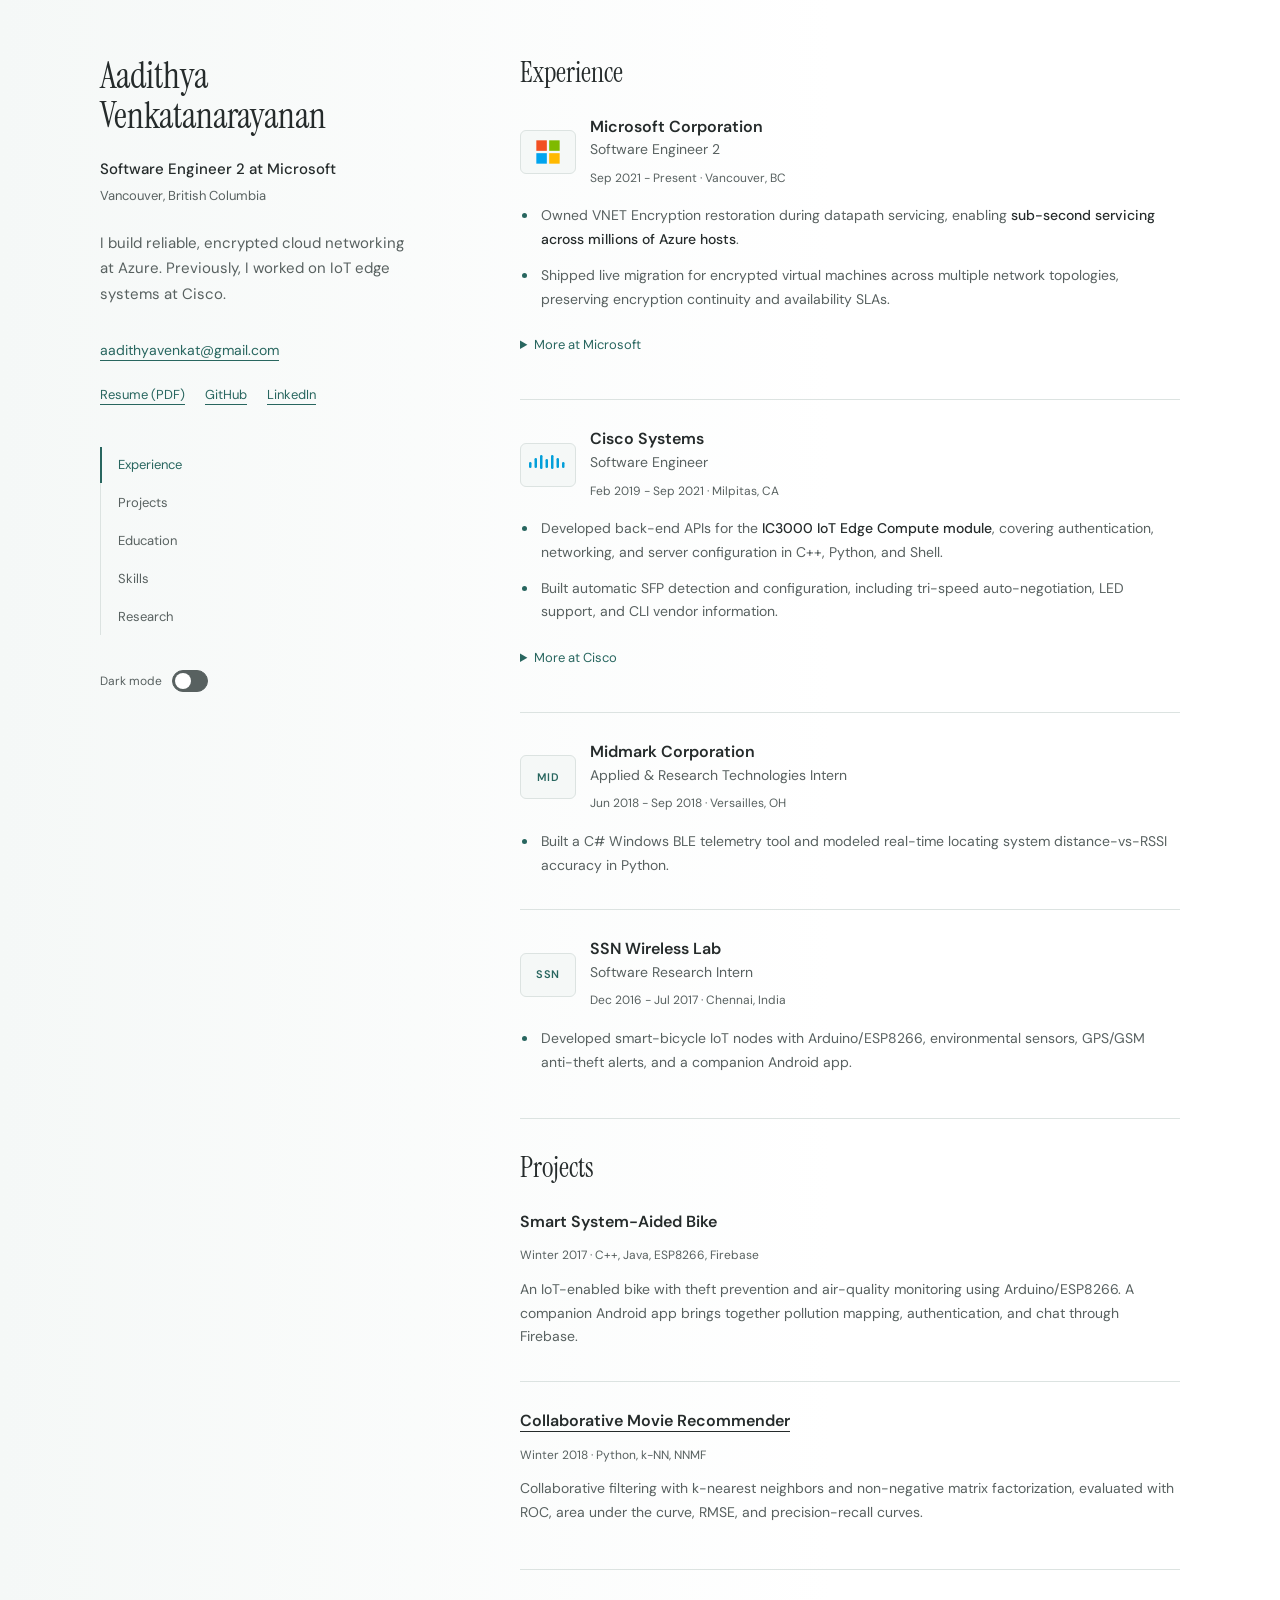
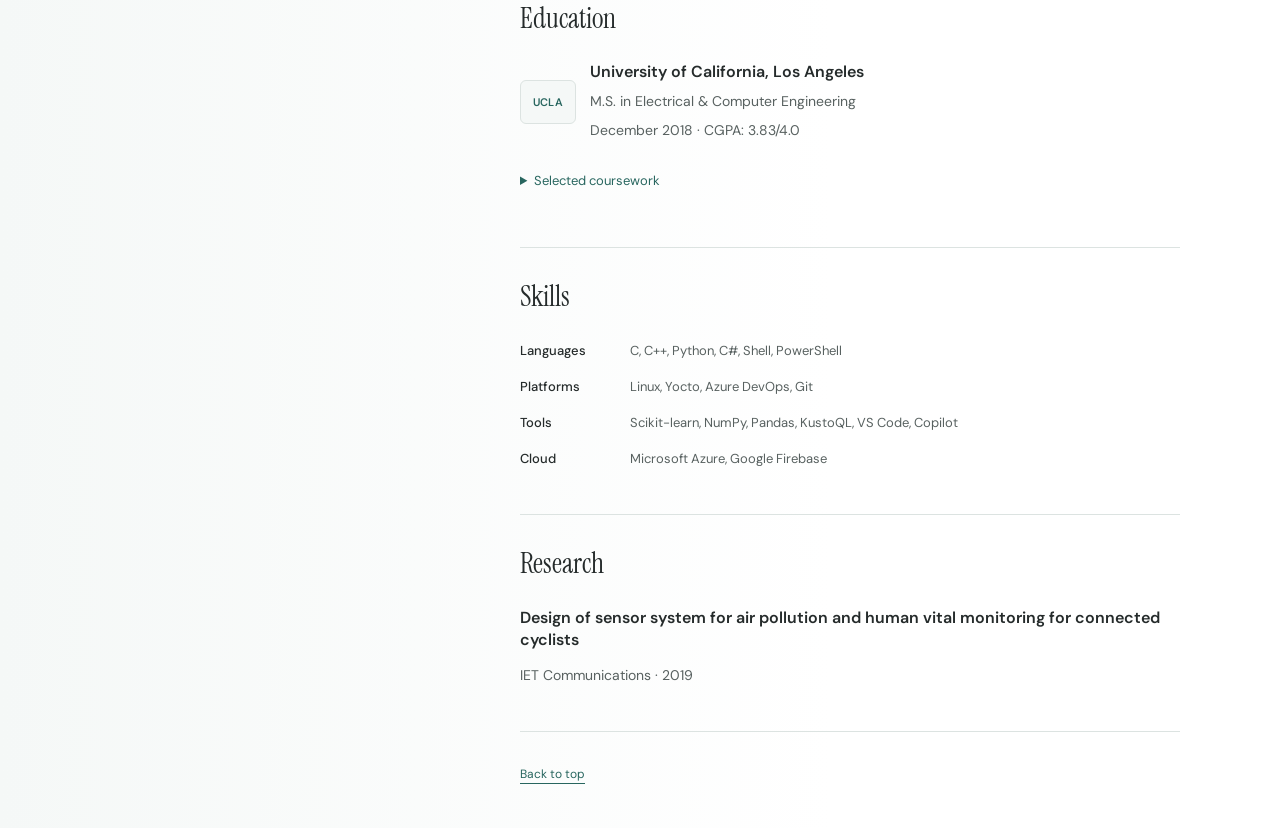
<file: index.html>
<!DOCTYPE html>
<html lang="en">
<head>
  <meta charset="UTF-8">
  <meta name="viewport" content="width=device-width, initial-scale=1.0">
  <meta name="google-site-verification" content="yWHyWuPJIEeAp8qV6AdedD3TPvkxP_1Mm1bQ_YAk3ro" />
  <meta name="description" content="Aadithya Venkatanarayanan, Software Engineer 2 at Microsoft in Vancouver. Cloud networking, encryption, and IoT edge systems.">
  <meta name="referrer" content="strict-origin-when-cross-origin">
  <title>Aadithya Venkatanarayanan | Software Engineer</title>
  <link rel="preconnect" href="https://fonts.googleapis.com">
  <link rel="preconnect" href="https://fonts.gstatic.com" crossorigin>
  <link href="https://fonts.googleapis.com/css2?family=DM+Sans:wght@400;500;600&family=Instrument+Serif&display=swap" rel="stylesheet">
  <style>
    :root {
      color-scheme: light;
      --paper: #ffffff;
      --ink: #252b2b;
      --secondary: #586160;
      --accent: #28665f;
      --line: #dce3e1;
      --wash: #f5f8f7;
    }
    @media (prefers-color-scheme: dark) {
      :root:not(:has(#appearanceToggle:not(:checked))) {
        color-scheme: dark;
        --paper: #181b1b;
        --ink: #edf1ef;
        --secondary: #b1bcb8;
        --accent: #8bc8ba;
        --line: #394440;
        --wash: #1d2321;
      }
    }
    :root:has(#appearanceToggle:checked) {
      color-scheme: dark;
      --paper: #181b1b;
      --ink: #edf1ef;
      --secondary: #b1bcb8;
      --accent: #8bc8ba;
      --line: #394440;
      --wash: #1d2321;
    }
    * { box-sizing: border-box; margin: 0; letter-spacing: 0; }
    body {
      background: linear-gradient(90deg, var(--wash), var(--paper) 65%);
      color: var(--ink);
      font: 400 15px/1.7 "DM Sans", -apple-system, BlinkMacSystemFont, "Segoe UI", sans-serif;
      -webkit-font-smoothing: antialiased;
    }
    a { color: var(--accent); text-decoration-thickness: 1px; text-underline-offset: 5px; }
    a:focus-visible, summary:focus-visible, input:focus-visible { outline: 2px solid var(--accent); outline-offset: 5px; }
    .skip { position: fixed; left: 16px; top: -100px; z-index: 5; background: var(--paper); padding: 12px; }
    .skip:focus { top: 16px; }
    .layout { max-width: 1160px; padding: 56px 40px 32px; margin: auto; display: grid; grid-template-columns: 340px minmax(0, 1fr); gap: 80px; }
    .profile { position: sticky; top: 48px; align-self: start; }
    h1 { font: 400 36px/1.1 "Instrument Serif", Georgia, serif; overflow-wrap: anywhere; }
    h1 span { display: block; }
    .role { margin-top: 22px; font-weight: 500; }
    .location { color: var(--secondary); font-size: 13px; margin-top: 2px; }
    .intro { margin-top: 24px; max-width: 32ch; color: var(--secondary); }
    .contact { margin-top: 22px; }
    .contact > a { display: inline-flex; align-items: center; min-height: 44px; font-size: 14px; overflow-wrap: anywhere; }
    .social { display: flex; flex-wrap: wrap; gap: 20px; }
    .social a { display: inline-flex; align-items: center; min-height: 44px; font-size: 13px; }
    nav { display: grid; gap: 2px; margin-top: 30px; border-left: 1px solid var(--line); }
    nav a { display: flex; align-items: center; min-height: 36px; padding-left: 16px; text-decoration: none; color: var(--secondary); font-size: 13px; border-left: 2px solid transparent; margin-left: -1px; }
    nav a:first-child { border-left-color: var(--accent); color: var(--accent); }
    body:has(:target) nav a:first-child { border-left-color: transparent; color: var(--secondary); }
    body:has(#experience:target) nav a[href="#experience"],
    body:has(#projects:target) nav a[href="#projects"],
    body:has(#education:target) nav a[href="#education"],
    body:has(#skills:target) nav a[href="#skills"],
    body:has(#research:target) nav a[href="#research"] {
      border-left-color: var(--accent);
      color: var(--accent);
    }
    .profile-controls { display: flex; align-items: center; justify-content: space-between; flex-wrap: wrap; gap: 8px 20px; margin-top: 24px; }
    .appearance-control { display: inline-flex; align-items: center; gap: 10px; min-height: 44px; cursor: pointer; font-size: 12px; color: var(--secondary); }
    .appearance-control input { appearance: none; position: relative; width: 36px; height: 22px; border: 1px solid var(--secondary); border-radius: 12px; background: var(--secondary); cursor: pointer; flex-shrink: 0; }
    .appearance-control input::after { content: ""; position: absolute; width: 16px; height: 16px; top: 2px; left: 2px; border-radius: 50%; background: var(--paper); }
    .appearance-control input:checked { background: var(--accent); border-color: var(--accent); }
    .appearance-control input:checked::after { left: 16px; }
    .appearance-control:active { opacity: 0.8; }
    main { min-width: 0; }
    section { scroll-margin-top: 36px; padding-bottom: 44px; }
    section + section { border-top: 1px solid var(--line); padding-top: 32px; }
    h2 { font: 400 28px/1.2 "Instrument Serif", Georgia, serif; margin-bottom: 26px; }
    h3 { font-size: 16px; line-height: 1.4; font-weight: 600; }
    article + article { margin-top: 32px; padding-top: 28px; border-top: 1px solid var(--line); }
    .job-head { display: flex; align-items: center; gap: 14px; margin-bottom: 16px; }
    .job-head > div { min-width: 0; }
    .logo-slot {
      width: 56px;
      height: 44px;
      display: flex;
      align-items: center;
      justify-content: center;
      flex: 0 0 56px;
      border: 1px solid var(--line);
      border-radius: 6px;
      background: var(--wash);
      color: var(--ink);
    }
    .org-mark { display: block; width: 28px; height: 28px; }
    .org-mark--wide { width: 44px; height: 24px; }
    .org-badge {
      font: 600 11px/1 "DM Sans", sans-serif;
      letter-spacing: 0.04em;
      color: var(--accent);
    }
    .job-role { color: var(--secondary); font-size: 14px; }
    .meta { color: var(--secondary); font-size: 12px; margin-top: 6px; font-variant-numeric: tabular-nums; }
    .highlights { padding-left: 18px; color: var(--secondary); font-size: 14px; }
    .highlights li { padding-left: 3px; }
    .highlights li + li { margin-top: 12px; }
    .highlights li::marker { color: var(--accent); }
    strong { font-weight: 500; color: var(--ink); }
    details { margin-top: 12px; font-size: 13px; }
    summary { cursor: pointer; color: var(--accent); min-height: 44px; align-content: center; width: fit-content; }
    details[open] summary { margin-bottom: 8px; }
    details[open] .closed-label, details:not([open]) .open-label { display: none; }
    .project p, .publication p { color: var(--secondary); font-size: 14px; margin-top: 12px; }
    .project .meta { font-size: 12px; }
    .project h3 a { color: var(--ink); }
    .education p { color: var(--secondary); font-size: 14px; margin-top: 6px; }
    .education details p { margin-top: 0; }
    .skills { display: grid; grid-template-columns: 90px minmax(0, 1fr); gap: 14px 20px; font-size: 13px; }
    .skills dt { font-weight: 500; }
    .skills dd { color: var(--secondary); }
    footer { border-top: 1px solid var(--line); padding-top: 20px; font-size: 12px; }
    footer a { display: inline-flex; align-items: center; min-height: 44px; }
    @media (hover: hover) {
      a:hover, summary:hover { color: var(--ink); }
      nav a:hover { background: var(--wash); }
    }
    @media (prefers-reduced-motion: no-preference) { html { scroll-behavior: smooth; } }
    @media (max-width: 960px) {
      .layout { grid-template-columns: 300px minmax(0, 1fr); gap: 40px; padding-inline: 28px; }
      h1 { font-size: 32px; }
    }
    @media (max-width: 760px) {
      body { background: var(--paper); }
      .layout { display: block; padding: 32px 22px; }
      .profile { position: static; border-bottom: 1px solid var(--line); padding-bottom: 28px; margin-bottom: 32px; }
      h1 { font-size: 32px; }
      .intro { max-width: 46ch; margin-top: 16px; }
      .role { margin-top: 16px; }
      .contact { margin-top: 12px; }
      nav { display: flex; flex-wrap: wrap; gap: 0 20px; border-left: none; margin-top: 18px; }
      nav a { min-height: 44px; padding: 0; margin: 0; border-left: none; border-bottom: 2px solid transparent; }
      nav a:first-child { border-bottom-color: var(--accent); }
      body:has(:target) nav a:first-child { border-bottom-color: transparent; }
      body:has(#experience:target) nav a[href="#experience"],
      body:has(#projects:target) nav a[href="#projects"],
      body:has(#education:target) nav a[href="#education"],
      body:has(#skills:target) nav a[href="#skills"],
      body:has(#research:target) nav a[href="#research"] {
        border-bottom-color: var(--accent);
      }
      .profile-controls { margin-top: 12px; }
      section { scroll-margin-top: 20px; }
    }
    @media (min-width: 761px) and (max-height: 740px) { .profile { position: static; } }
    @media (max-width: 360px) { h1 { font-size: 29px; } }
    @media (forced-colors: active) {
      nav a:first-child { border-color: Highlight; }
      .appearance-control input { background: Canvas; border-color: ButtonText; }
      .appearance-control input::after { background: ButtonText; }
      .appearance-control input:checked { background: Highlight; border-color: Highlight; }
      .appearance-control input:checked::after { background: HighlightText; }
    }
    @media print {
      :root { color-scheme: light; --paper: #ffffff; --ink: #252b2b; --secondary: #586160; --accent: #28665f; --line: #dce3e1; --wash: #f5f8f7; }
      body { background: white; }
      .layout { display: block; padding: 0; }
      .profile { position: static; margin-bottom: 24px; }
      nav, .profile-controls, footer, summary { display: none; }
      details::details-content { content-visibility: visible; }
    }
  </style>
</head>
<body id="top">
  <a class="skip" href="#experience">Skip to experience</a>
  <div class="layout">
    <header class="profile">
      <h1>Aadithya <span>Venkatanarayanan</span></h1>
      <p class="role">Software Engineer 2 at Microsoft</p>
      <p class="location">Vancouver, British Columbia</p>
      <p class="intro">I build reliable, encrypted cloud networking at Azure. Previously, I worked on IoT edge systems at Cisco.</p>
      <div class="contact">
        <a href="mailto:aadithyavenkat@gmail.com">aadithyavenkat@gmail.com</a>
        <div class="social">
          <a href="downloads/Aadithya_Venkat_Software_Resume.pdf" download>Resume (PDF)</a>
          <a href="https://github.com/AadithyaVenkat" target="_blank" rel="noreferrer">GitHub</a>
          <a href="https://www.linkedin.com/in/aadithyav/" target="_blank" rel="noreferrer">LinkedIn</a>
        </div>
      </div>
      <nav aria-label="Sections">
        <a href="#experience">Experience</a>
        <a href="#projects">Projects</a>
        <a href="#education">Education</a>
        <a href="#skills">Skills</a>
        <a href="#research">Research</a>
      </nav>
      <div class="profile-controls">
        <label class="appearance-control">
          <span>Dark mode</span>
          <input id="appearanceToggle" type="checkbox" role="switch">
        </label>
      </div>
    </header>

    <main>
      <section id="experience" aria-labelledby="experience-title">
        <h2 id="experience-title">Experience</h2>
        <article>
          <div class="job-head">
            <span class="logo-slot" aria-hidden="true">
              <svg class="org-mark" viewBox="0 0 24 24" role="img">
                <rect x="2" y="2" width="9" height="9" fill="#f25022" />
                <rect x="13" y="2" width="9" height="9" fill="#7fba00" />
                <rect x="2" y="13" width="9" height="9" fill="#00a4ef" />
                <rect x="13" y="13" width="9" height="9" fill="#ffb900" />
              </svg>
            </span>
            <div>
              <h3>Microsoft Corporation</h3>
              <p class="job-role">Software Engineer 2</p>
              <p class="meta">Sep 2021 - Present &middot; Vancouver, BC</p>
            </div>
          </div>
          <ul class="highlights">
            <li>Owned VNET Encryption restoration during datapath servicing, enabling <strong>sub-second servicing across millions of Azure hosts</strong>.</li>
            <li>Shipped live migration for encrypted virtual machines across multiple network topologies, preserving encryption continuity and availability SLAs.</li>
          </ul>
          <details>
            <summary><span class="closed-label">More at Microsoft</span><span class="open-label">Less at Microsoft</span></summary>
            <ul class="highlights">
              <li>Led automated test infrastructure and end-to-end validation for servicing, migration, and failure scenarios. Owned safe feature rollouts across Azure host fleets.</li>
              <li>Drove root-cause analysis and permanent fixes for outages, memory leaks, and object corruption, including incidents affecting S500 customers. Partnered across teams on DNS, dataplane/control-plane, and driver-version issues.</li>
              <li>Built automated fleet mitigations for failures such as counter underflows, and mentored engineers in debugging, validation, and rollout practices.</li>
            </ul>
          </details>
        </article>
        <article>
          <div class="job-head">
            <span class="logo-slot" aria-hidden="true">
              <svg class="org-mark org-mark--wide" viewBox="0 0 44 24" role="img">
                <g fill="#049fd9">
                  <rect x="3" y="9" width="2.5" height="6" rx="1.2" />
                  <rect x="8.5" y="5" width="2.5" height="10" rx="1.2" />
                  <rect x="14" y="2" width="2.5" height="14" rx="1.2" />
                  <rect x="19.5" y="6" width="2.5" height="9" rx="1.2" />
                  <rect x="25" y="2" width="2.5" height="14" rx="1.2" />
                  <rect x="30.5" y="5" width="2.5" height="10" rx="1.2" />
                  <rect x="36" y="9" width="2.5" height="6" rx="1.2" />
                </g>
              </svg>
            </span>
            <div>
              <h3>Cisco Systems</h3>
              <p class="job-role">Software Engineer</p>
              <p class="meta">Feb 2019 - Sep 2021 &middot; Milpitas, CA</p>
            </div>
          </div>
          <ul class="highlights">
            <li>Developed back-end APIs for the <strong>IC3000 IoT Edge Compute module</strong>, covering authentication, networking, and server configuration in C++, Python, and Shell.</li>
            <li>Built automatic SFP detection and configuration, including tri-speed auto-negotiation, LED support, and CLI vendor information.</li>
          </ul>
          <details>
            <summary><span class="closed-label">More at Cisco</span><span class="open-label">Less at Cisco</span></summary>
            <ul class="highlights"><li>Improved reset, reboot, user, image, and IP-address management, and resolved field issues to improve software reliability.</li></ul>
          </details>
        </article>
        <article>
          <div class="job-head">
            <span class="logo-slot" aria-hidden="true"><span class="org-badge">MID</span></span>
            <div>
              <h3>Midmark Corporation</h3>
              <p class="job-role">Applied &amp; Research Technologies Intern</p>
              <p class="meta">Jun 2018 - Sep 2018 &middot; Versailles, OH</p>
            </div>
          </div>
          <ul class="highlights">
            <li>Built a C# Windows BLE telemetry tool and modeled real-time locating system distance-vs-RSSI accuracy in Python.</li>
          </ul>
        </article>
        <article>
          <div class="job-head">
            <span class="logo-slot" aria-hidden="true"><span class="org-badge">SSN</span></span>
            <div>
              <h3>SSN Wireless Lab</h3>
              <p class="job-role">Software Research Intern</p>
              <p class="meta">Dec 2016 - Jul 2017 &middot; Chennai, India</p>
            </div>
          </div>
          <ul class="highlights">
            <li>Developed smart-bicycle IoT nodes with Arduino/ESP8266, environmental sensors, GPS/GSM anti-theft alerts, and a companion Android app.</li>
          </ul>
        </article>
      </section>

      <section id="projects" aria-labelledby="projects-title">
        <h2 id="projects-title">Projects</h2>
        <article class="project">
          <h3>Smart System-Aided Bike</h3>
          <p class="meta">Winter 2017 &middot; C++, Java, ESP8266, Firebase</p>
          <p>An IoT-enabled bike with theft prevention and air-quality monitoring using Arduino/ESP8266. A companion Android app brings together pollution mapping, authentication, and chat through Firebase.</p>
        </article>
        <article class="project">
          <h3><a href="https://github.com/AadithyaVenkat/DataMining-UCLAECE219/tree/master/Project3" target="_blank" rel="noreferrer">Collaborative Movie Recommender</a></h3>
          <p class="meta">Winter 2018 &middot; Python, k-NN, NNMF</p>
          <p>Collaborative filtering with k-nearest neighbors and non-negative matrix factorization, evaluated with ROC, area under the curve, RMSE, and precision-recall curves.</p>
        </article>
      </section>

      <section id="education" class="education" aria-labelledby="education-title">
        <h2 id="education-title">Education</h2>
        <div class="job-head">
          <span class="logo-slot" aria-hidden="true"><span class="org-badge">UCLA</span></span>
          <div>
            <h3>University of California, Los Angeles</h3>
            <p>M.S. in Electrical &amp; Computer Engineering</p>
            <p class="meta">December 2018 &middot; CGPA: 3.83/4.0</p>
          </div>
        </div>
        <details>
          <summary>Selected coursework</summary>
          <p>Large Scale Data Mining; Advanced Computer Networks; Networked Embedded Systems; Human Computer Interaction; Security in Embedded Systems; Network Protocols &amp; Software Design for Wireless &amp; Mobile Systems; Machine Learning.</p>
        </details>
      </section>

      <section id="skills" aria-labelledby="skills-title">
        <h2 id="skills-title">Skills</h2>
        <dl class="skills">
          <dt>Languages</dt><dd>C, C++, Python, C#, Shell, PowerShell</dd>
          <dt>Platforms</dt><dd>Linux, Yocto, Azure DevOps, Git</dd>
          <dt>Tools</dt><dd>Scikit-learn, NumPy, Pandas, KustoQL, VS Code, Copilot</dd>
          <dt>Cloud</dt><dd>Microsoft Azure, Google Firebase</dd>
        </dl>
      </section>

      <section id="research" class="publication" aria-labelledby="research-title">
        <h2 id="research-title">Research</h2>
        <h3>Design of sensor system for air pollution and human vital monitoring for connected cyclists</h3>
        <p>IET Communications &middot; 2019</p>
      </section>
      <footer><a href="#top">Back to top</a></footer>
    </main>
  </div>
</body>
</html>
</file>
